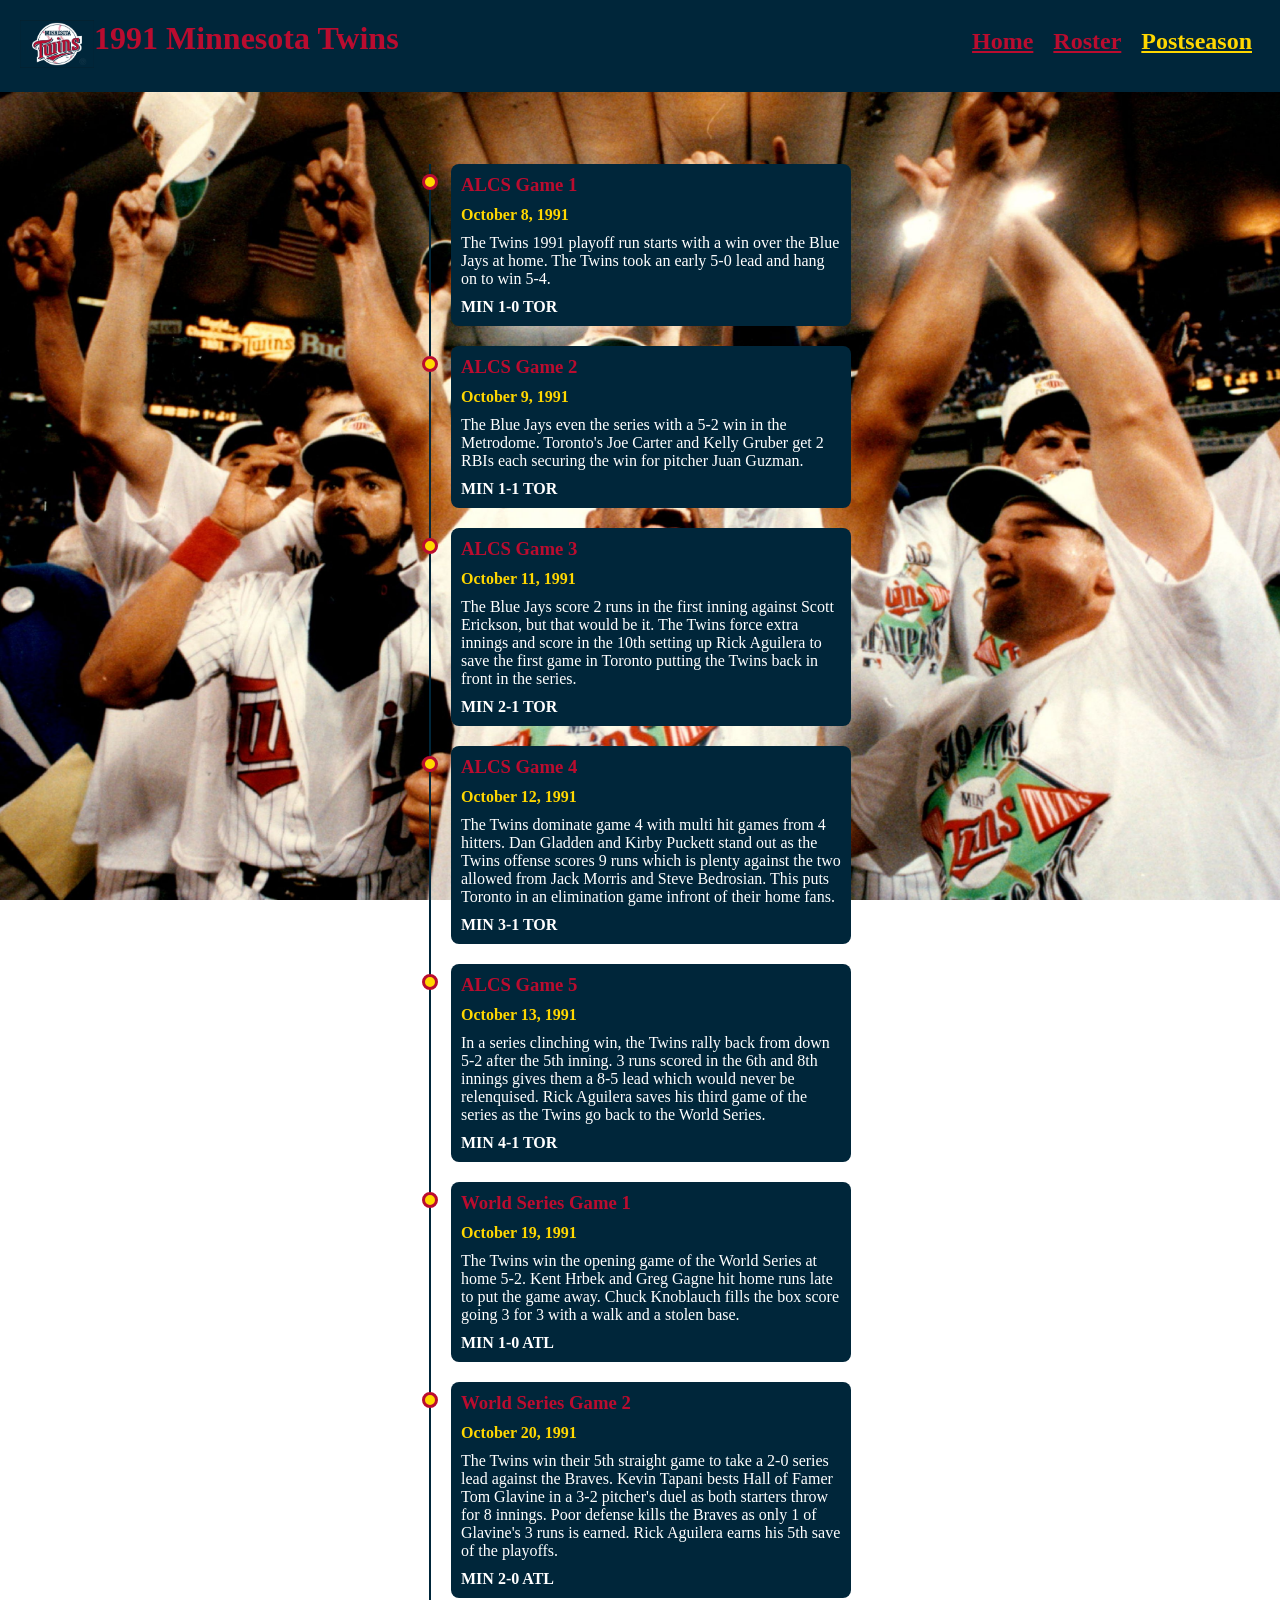
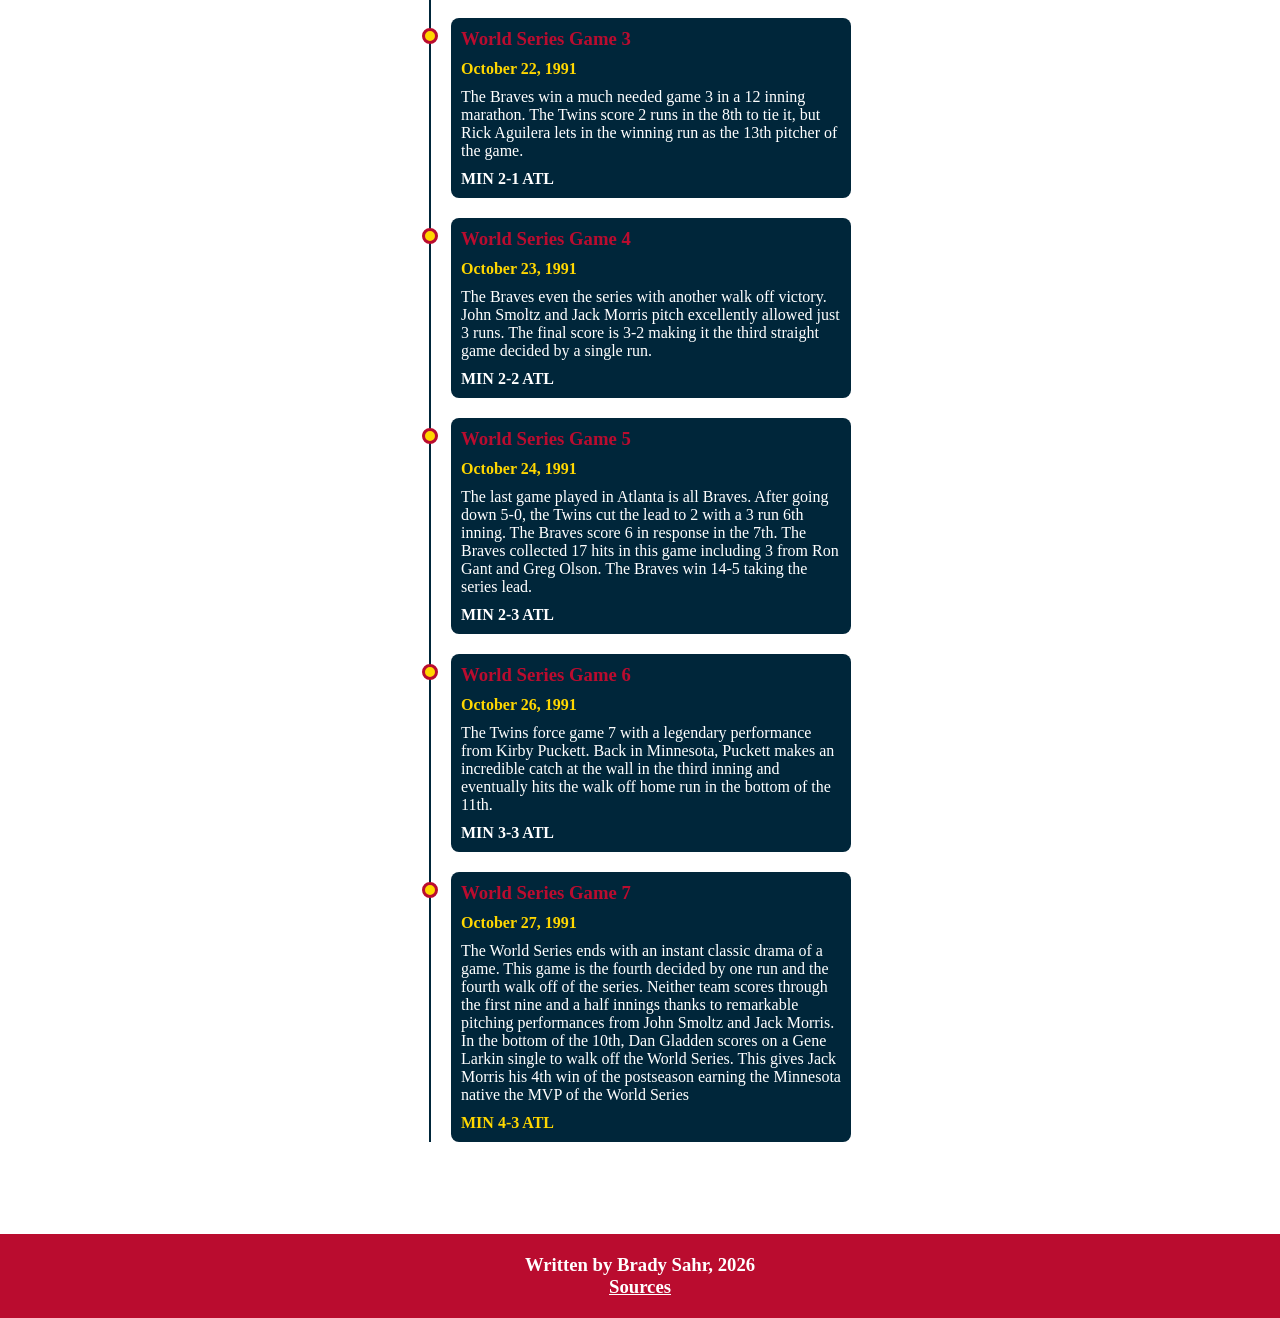
<file: postseason.html>
<!DOCTYPE html>
<html lang="en">
    <head>
        <meta charset="UTF-8">
        <meta name="viewport" content="width=device-width, initial-scale=1.0">
        <title>1991 Twins</title>
        <link rel="stylesheet" href="timelinestyle.css">
        <link rel="icon" href="Media/faviconM.png">
    </head>
    <body>
        <header>
            <a href="https://www.sportslogos.net/logos/view/6560511987/Minnesota-Twins-Logo/1987/Primary-Dark-Logo"><img src="Media/MIN-1991.png" class="logo" alt="Minnesota Twins Logo 1991"></a><h1>1991 Minnesota Twins</h1>
            <nav>
                <a href="index.html"><h2>Home</h2></a>&nbsp;&nbsp;&nbsp;&nbsp;&nbsp;<a href="roster.html"><h2>Roster</h2></a>&nbsp;&nbsp;&nbsp;&nbsp;&nbsp;<a class="ps_link" href="postseason.html"><h2>Postseason</h2></a>
            </nav>
        </header>
        <main>
            <div class="timeline">
                <div class="outer">
                    <div class="card">
                        <div class="info">
                            <h3 class="title">ALCS Game 1</h3>
                            <h4>October 8, 1991</h4>
                            <p>The Twins 1991 playoff run starts with a win over the Blue Jays at home. The Twins took an early 5-0 lead and hang on to win 5-4.</p>
                            <h4 style="color: white">MIN 1-0 TOR</h4>
                        </div>
                    </div>
                    <div class="card">
                        <div class="info">
                            <h3 class="title">ALCS Game 2</h3>
                            <h4>October 9, 1991</h4>
                            <p>The Blue Jays even the series with a 5-2 win in the Metrodome. Toronto's Joe Carter and Kelly Gruber get 2 RBIs each securing the win for pitcher Juan Guzman.</p>
                            <h4 style="color: white">MIN 1-1 TOR</h4>
                        </div>
                    </div>
                    <div class="card">
                        <div class="info">
                            <h3 class="title">ALCS Game 3</h3>
                            <h4>October 11, 1991</h4>
                            <p>The Blue Jays score 2 runs in the first inning against Scott Erickson, but that would be it. The Twins force extra innings and score in the 10th setting up Rick Aguilera to save the first game in Toronto putting the Twins back in front in the series.</p>
                            <h4 style="color: white">MIN 2-1 TOR</h4>
                        </div>
                    </div>
                    <div class="card">
                        <div class="info">
                            <h3 class="title">ALCS Game 4</h3>
                            <h4>October 12, 1991</h4>
                            <p>The Twins dominate game 4 with multi hit games from 4 hitters. Dan Gladden and Kirby Puckett stand out as the Twins offense scores 9 runs which is plenty against the two allowed from Jack Morris and Steve Bedrosian. This puts Toronto in an elimination game infront of their home fans.</p>
                            <h4 style="color: white">MIN 3-1 TOR</h4>
                        </div>
                    </div>
                    <div class="card">
                        <div class="info">
                            <h3 class="title">ALCS Game 5</h3>
                            <h4>October 13, 1991</h4>
                            <p>In a series clinching win, the Twins rally back from down 5-2 after the 5th inning. 3 runs scored in the 6th and 8th innings gives them a 8-5 lead which would never be relenquised. Rick Aguilera saves his third game of the series as the Twins go back to the World Series.</p>
                            <h4 style="color: white">MIN 4-1 TOR</h4>
                        </div>
                    </div>
                    <div class="card">
                        <div class="info">
                            <h3 class="title">World Series Game 1</h3>
                            <h4>October 19, 1991</h4>
                            <p>The Twins win the opening game of the World Series at home 5-2. Kent Hrbek and Greg Gagne hit home runs late to put the game away. Chuck Knoblauch fills the box score going 3 for 3 with a walk and a stolen base.</p>
                            <h4 style="color: white">MIN 1-0 ATL</h4>
                        </div>
                    </div>
                    <div class="card">
                        <div class="info">
                            <h3 class="title">World Series Game 2</h3>
                            <h4>October 20, 1991</h4>
                            <p>The Twins win their 5th straight game to take a 2-0 series lead against the Braves. Kevin Tapani bests Hall of Famer Tom Glavine in a 3-2 pitcher's duel as both starters throw for 8 innings. Poor defense kills the Braves as only 1 of Glavine's 3 runs is earned. Rick Aguilera earns his 5th save of the playoffs.</p>
                            <h4 style="color: white">MIN 2-0 ATL</h4>
                        </div>
                    </div>
                    <div class="card">
                        <div class="info">
                            <h3 class="title">World Series Game 3</h3>
                            <h4>October 22, 1991</h4>
                            <p>The Braves win a much needed game 3 in a 12 inning marathon. The Twins score 2 runs in the 8th to tie it, but Rick Aguilera lets in the winning run as the 13th pitcher of the game.</p>
                            <h4 style="color: white">MIN 2-1 ATL</h4>
                        </div>
                    </div>
                    <div class="card">
                        <div class="info">
                            <h3 class="title">World Series Game 4</h3>
                            <h4>October 23, 1991</h4>
                            <p>The Braves even the series with another walk off victory. John Smoltz and Jack Morris pitch excellently allowed just 3 runs. The final score is 3-2 making it the third straight game decided by a single run.</p>
                            <h4 style="color: white">MIN 2-2 ATL</h4>
                        </div>
                    </div>
                    <div class="card">
                        <div class="info">
                            <h3 class="title">World Series Game 5</h3>
                            <h4>October 24, 1991</h4>
                            <p>The last game played in Atlanta is all Braves. After going down 5-0, the Twins cut the lead to 2 with a 3 run 6th inning. The Braves score 6 in response in the 7th. The Braves collected 17 hits in this game including 3 from Ron Gant and Greg Olson. The Braves win 14-5 taking the series lead.</p>
                            <h4 style="color: white">MIN 2-3 ATL</h4>
                        </div>
                    </div>
                    <div class="card">
                        <div class="info">
                            <h3 class="title">World Series Game 6</h3>
                            <h4>October 26, 1991</h4>
                            <p>The Twins force game 7 with a legendary performance from Kirby Puckett. Back in Minnesota, Puckett makes an incredible catch at the wall in the third inning and eventually hits the walk off home run in the bottom of the 11th. </p>
                            <h4 style="color: white">MIN 3-3 ATL</h4>
                        </div>
                    </div>
                    <div class="card">
                        <div class="info">
                            <h3 class="title">World Series Game 7</h3>
                            <h4>October 27, 1991</h4>
                            <p>The World Series ends with an instant classic drama of a game. This game is the fourth decided by one run and the fourth walk off of the series. Neither team scores through the first nine and a half innings thanks to remarkable pitching performances from John Smoltz and Jack Morris. In the bottom of the 10th, Dan Gladden scores on a Gene Larkin single to walk off the World Series. This gives Jack Morris his 4th win of the postseason earning the Minnesota native the MVP of the World Series</p>
                            <h4 style="color: #ffd700">MIN 4-3 ATL</h4>
                        </div>
                    </div>
                </div>
            </div>
        </main>
        <footer>
            <h3>Written by Brady Sahr, 2026</h3>
            <a href="sources.html" style="color: white"><h3>Sources</h3></a>
        </footer>
    </body>
</html>
</file>
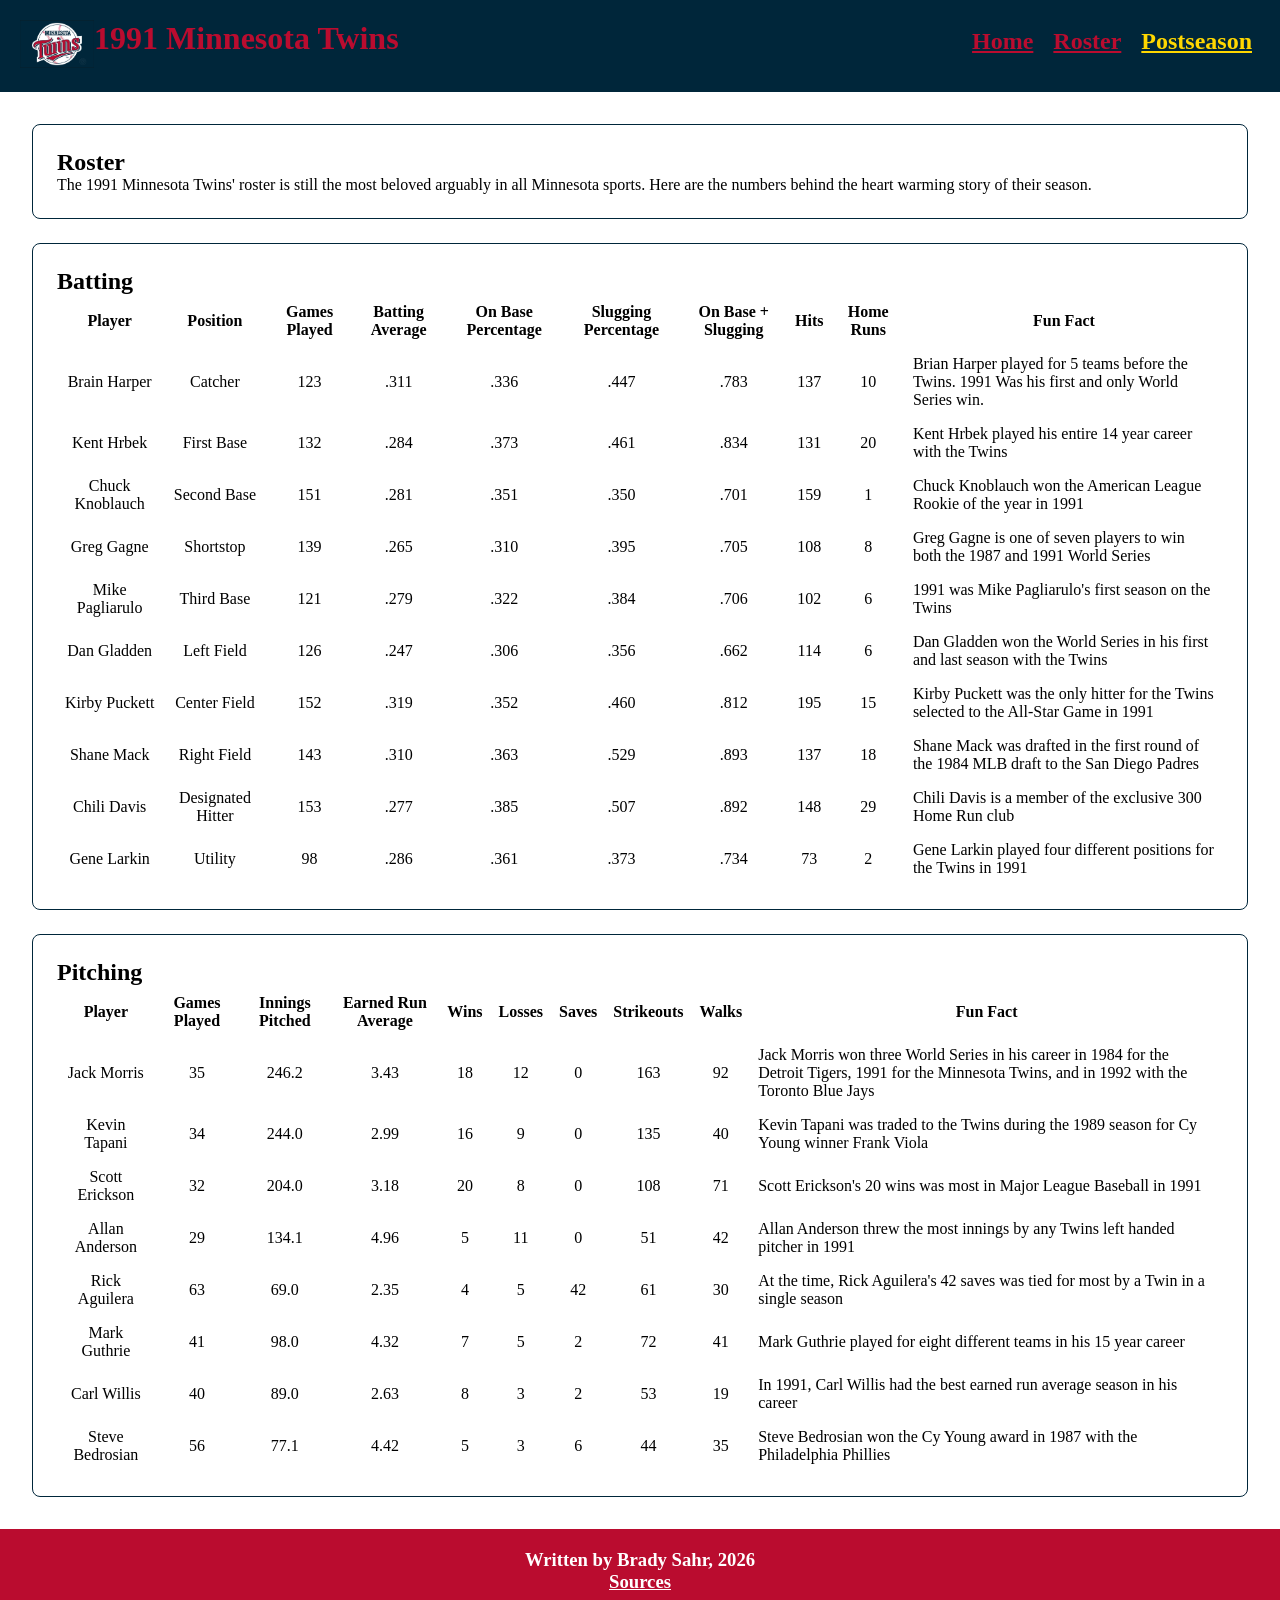
<file: roster.html>
<!DOCTYPE html>
<html lang="en">
<head>
    <meta charset="UTF-8">
    <meta name="viewport" content="width=device-width, initial-scale=1.0">
    <title>1991 Twins</title>
    <link rel="stylesheet" href="style.css">
    <link rel="icon" href="Media/faviconM.png">
</head>
<body>
    <header>
        <a href="https://www.sportslogos.net/logos/view/6560511987/Minnesota-Twins-Logo/1987/Primary-Dark-Logo"><img src="Media/MIN-1991.png" class="logo" alt="Minnesota Twins Logo 1991"></a><h1>1991 Minnesota Twins</h1>
        <nav>
            <a href="index.html"><h2>Home</h2></a>&nbsp;&nbsp;&nbsp;&nbsp;&nbsp;<a href="roster.html"><h2>Roster</h2></a>&nbsp;&nbsp;&nbsp;&nbsp;&nbsp;<a class="ps_link" href="postseason.html"><h2>Postseason</h2></a>
        </nav>
    </header>
    <main>
        <div class="box">
            <h2>Roster</h2>
            <p>The 1991 Minnesota Twins' roster is still the most beloved arguably in all Minnesota sports. Here are the numbers behind the heart warming story of their season.</p>
        </div>
        <div class="box">
                <h2>Batting</h2>
                <table>
                    <tr>
                        <th>Player</th>
                        <th>Position</th>
                        <th>Games Played</th>
                        <th>Batting Average</th>
                        <th>On Base Percentage</th>
                        <th>Slugging Percentage</th>
                        <th>On Base + Slugging</th>
                        <th>Hits</th>
                        <th>Home Runs</th>
                        <th>Fun Fact</th>
                    </tr>
                    <tr>
                        <td>Brain Harper</td>
                        <td>Catcher</td>
                        <td>123</td>
                        <td>.311</td>
                        <td>.336</td>
                        <td>.447</td>
                        <td>.783</td>
                        <td>137</td>
                        <td>10</td>
                        <td style="text-align: left;">Brian Harper played for 5 teams before the Twins. 1991 Was his first and only World Series win.</td>
                    </tr>
                    <tr>
                        <td>Kent Hrbek</td>
                        <td>First Base</td>
                        <td>132</td>
                        <td>.284</td>
                        <td>.373</td>
                        <td>.461</td>
                        <td>.834</td>
                        <td>131</td>
                        <td>20</td>
                        <td style="text-align: left;">Kent Hrbek played his entire 14 year career with the Twins</td>
                    </tr>
                    <tr>
                        <td>Chuck Knoblauch</td>
                        <td>Second Base</td>
                        <td>151</td>
                        <td>.281</td>
                        <td>.351</td>
                        <td>.350</td>
                        <td>.701</td>
                        <td>159</td>
                        <td>1</td>
                        <td style="text-align: left;">Chuck Knoblauch won the American League Rookie of the year in 1991</td>
                    </tr>
                    <tr>
                        <td>Greg Gagne</td>
                        <td>Shortstop</td>
                        <td>139</td>
                        <td>.265</td>
                        <td>.310</td>
                        <td>.395</td>
                        <td>.705</td>
                        <td>108</td>
                        <td>8</td>
                        <td style="text-align: left;">Greg Gagne is one of seven players to win both the 1987 and 1991 World Series</td>
                    </tr>
                    <tr>
                        <td>Mike Pagliarulo</td>
                        <td>Third Base</td>
                        <td>121</td>
                        <td>.279</td>
                        <td>.322</td>
                        <td>.384</td>
                        <td>.706</td>
                        <td>102</td>
                        <td>6</td>
                        <td style="text-align: left;">1991 was Mike Pagliarulo's first season on the Twins</td>
                    </tr>
                    <tr>
                        <td>Dan Gladden</td>
                        <td>Left Field</td>
                        <td>126</td>
                        <td>.247</td>
                        <td>.306</td>
                        <td>.356</td>
                        <td>.662</td>
                        <td>114</td>
                        <td>6</td>
                        <td style="text-align: left;">Dan Gladden won the World Series in his first and last season with the Twins</td>
                    </tr>
                    <tr>
                        <td>Kirby Puckett</td>
                        <td>Center Field</td>
                        <td>152</td>
                        <td>.319</td>
                        <td>.352</td>
                        <td>.460</td>
                        <td>.812</td>
                        <td>195</td>
                        <td>15</td>
                        <td style="text-align: left;">Kirby Puckett was the only hitter for the Twins selected to the All-Star Game in 1991</td>
                    </tr>
                    <tr>
                        <td>Shane Mack</td>
                        <td>Right Field</td>
                        <td>143</td>
                        <td>.310</td>
                        <td>.363</td>
                        <td>.529</td>
                        <td>.893</td>
                        <td>137</td>
                        <td>18</td>
                        <td style="text-align: left;">Shane Mack was drafted in the first round of the 1984 MLB draft to the San Diego Padres</td>
                    </tr>
                    <tr>
                        <td>Chili Davis</td>
                        <td>Designated Hitter</td>
                        <td>153</td>
                        <td>.277</td>
                        <td>.385</td>
                        <td>.507</td>
                        <td>.892</td>
                        <td>148</td>
                        <td>29</td>
                        <td style="text-align: left;">Chili Davis is a member of the exclusive 300 Home Run club</td>
                    </tr>
                    <tr>
                        <td>Gene Larkin</td>
                        <td>Utility</td>
                        <td>98</td>
                        <td>.286</td>
                        <td>.361</td>
                        <td>.373</td>
                        <td>.734</td>
                        <td>73</td>
                        <td>2</td>
                        <td style="text-align: left;">Gene Larkin played four different positions for the Twins in 1991</td>
                    </tr>
                </table>
        </div>
        <div class="box">
            <h2>Pitching</h2>
            <table>
                <tr>
                    <th>Player</th>
                    <th>Games Played</th>
                    <th>Innings Pitched</th>
                    <th>Earned Run Average</th>
                    <th>Wins</th>
                    <th>Losses</th>
                    <th>Saves</th>
                    <th>Strikeouts</th>
                    <th>Walks</th>
                    <th>Fun Fact</th>
                </tr>
                <tr>
                    <td>Jack Morris</td>
                    <td>35</td>
                    <td>246.2</td>
                    <td>3.43</td>
                    <td>18</td>
                    <td>12</td>
                    <td>0</td>
                    <td>163</td>
                    <td>92</td>
                    <td style="text-align: left;">Jack Morris won three World Series in his career in 1984 for the Detroit Tigers, 1991 for the Minnesota Twins, and in 1992 with the Toronto Blue Jays</td>
                </tr>
                <tr>
                    <td>Kevin Tapani</td>
                    <td>34</td>
                    <td>244.0</td>
                    <td>2.99</td>
                    <td>16</td>
                    <td>9</td>
                    <td>0</td>
                    <td>135</td>
                    <td>40</td>
                    <td style="text-align: left;">Kevin Tapani was traded to the Twins during the 1989 season for Cy Young winner Frank Viola</td>
                </tr>
                <tr>
                    <td>Scott Erickson</td>
                    <td>32</td>
                    <td>204.0</td>
                    <td>3.18</td>
                    <td>20</td>
                    <td>8</td>
                    <td>0</td>
                    <td>108</td>
                    <td>71</td>
                    <td style="text-align: left;">Scott Erickson's 20 wins was most in Major League Baseball in 1991</td>
                </tr>
                <tr>
                    <td>Allan Anderson</td>
                    <td>29</td>
                    <td>134.1</td>
                    <td>4.96</td>
                    <td>5</td>
                    <td>11</td>
                    <td>0</td>
                    <td>51</td>
                    <td>42</td>
                    <td style="text-align: left;">Allan Anderson threw the most innings by any Twins left handed pitcher in 1991</td>
                </tr>
                <tr>
                    <td>Rick Aguilera</td>
                    <td>63</td>
                    <td>69.0</td>
                    <td>2.35</td>
                    <td>4</td>
                    <td>5</td>
                    <td>42</td>
                    <td>61</td>
                    <td>30</td>
                    <td style="text-align: left;">At the time, Rick Aguilera's 42 saves was tied for most by a Twin in a single season</td>
                </tr>
                <tr>
                    <td>Mark Guthrie</td>
                    <td>41</td>
                    <td>98.0</td>
                    <td>4.32</td>
                    <td>7</td>
                    <td>5</td>
                    <td>2</td>
                    <td>72</td>
                    <td>41</td>
                    <td style="text-align: left;">Mark Guthrie played for eight different teams in his 15 year career</td>
                </tr>
                <tr>
                    <td>Carl Willis</td>
                    <td>40</td>
                    <td>89.0</td>
                    <td>2.63</td>
                    <td>8</td>
                    <td>3</td>
                    <td>2</td>
                    <td>53</td>
                    <td>19</td>
                    <td style="text-align: left;">In 1991, Carl Willis had the best earned run average season in his career</td>
                </tr>
                <tr>
                    <td>Steve Bedrosian</td>
                    <td>56</td>
                    <td>77.1</td>
                    <td>4.42</td>
                    <td>5</td>
                    <td>3</td>
                    <td>6</td>
                    <td>44</td>
                    <td>35</td>
                    <td style="text-align: left;">Steve Bedrosian won the Cy Young award in 1987 with the Philadelphia Phillies</td>
                </tr>

            </table>
        </div>
    </main>
    <footer>
        <h3>Written by Brady Sahr, 2026</h3>
        <a href="sources.html" style="color: white"><h3>Sources</h3></a>
    </footer>
</body>
</html>
</file>
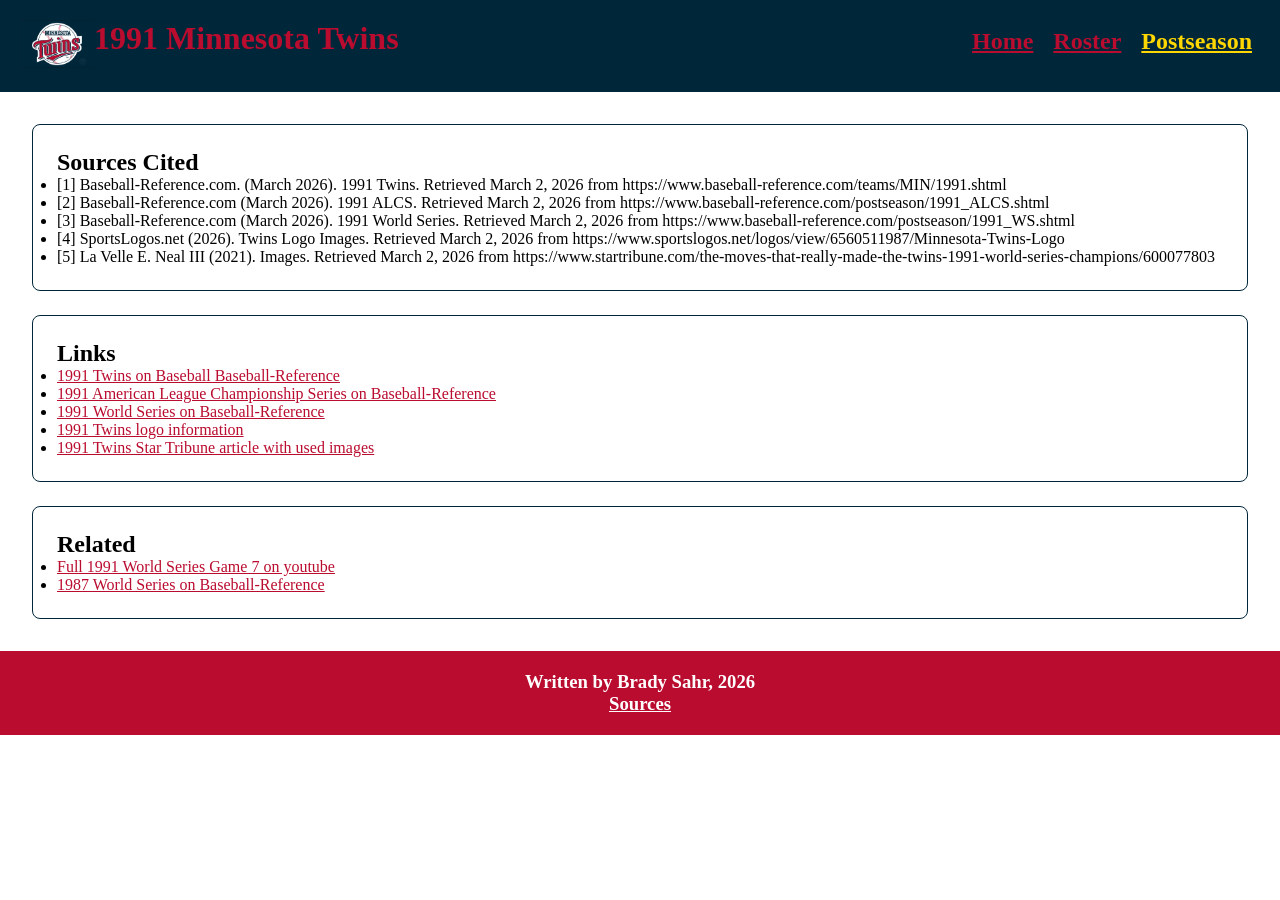
<file: sources.html>
<!DOCTYPE html>
<html lang="en">
<head>
    <meta charset="UTF-8">
    <meta name="viewport" content="width=device-width, initial-scale=1.0">
    <title>1991 Twins</title>
    <link rel="stylesheet" href="style.css">
    <link rel="icon" href="Media/faviconM.png">
</head>
<body>
    <header>
        <a href="https://www.sportslogos.net/logos/view/6560511987/Minnesota-Twins-Logo/1987/Primary-Dark-Logo"><img src="Media/MIN-1991.png" class="logo" alt="Minnesota Twins Logo 1991"></a><h1>1991 Minnesota Twins</h1>
        <nav>
            <a href="index.html"><h2>Home</h2></a>&nbsp;&nbsp;&nbsp;&nbsp;&nbsp;<a href="roster.html"><h2>Roster</h2></a>&nbsp;&nbsp;&nbsp;&nbsp;&nbsp;<a class="ps_link" href="postseason.html"><h2>Postseason</h2></a>
        </nav>
    </header>
    <main>
        <div class="box">
            <h2>Sources Cited</h2>
            <ul>
                <li>[1] Baseball-Reference.com. (March 2026). 1991 Twins. Retrieved March 2, 2026 from https://www.baseball-reference.com/teams/MIN/1991.shtml</li>
                <li>[2] Baseball-Reference.com (March 2026). 1991 ALCS. Retrieved March 2, 2026 from https://www.baseball-reference.com/postseason/1991_ALCS.shtml</li>
                <li>[3] Baseball-Reference.com (March 2026). 1991 World Series. Retrieved March 2, 2026 from https://www.baseball-reference.com/postseason/1991_WS.shtml</li>
                <li>[4] SportsLogos.net (2026). Twins Logo Images. Retrieved March 2, 2026 from https://www.sportslogos.net/logos/view/6560511987/Minnesota-Twins-Logo</li>
                <li>[5] La Velle E. Neal III (2021). Images. Retrieved March 2, 2026 from https://www.startribune.com/the-moves-that-really-made-the-twins-1991-world-series-champions/600077803</li>
            </ul>
        </div>
        <div class="box">
            <h2>Links</h2>
            <ul>
                <li><a href="https://www.baseball-reference.com/teams/MIN/1991.shtml">1991 Twins on Baseball Baseball-Reference</a></li>
                <li><a href="https://www.baseball-reference.com/postseason/1991_ALCS.shtml">1991 American League Championship Series on Baseball-Reference</a></li>
                <li><a href="https://www.baseball-reference.com/postseason/1991_WS.shtml">1991 World Series on Baseball-Reference</a></li>
                <li><a href="https://www.sportslogos.net/logos/view/6560511987/Minnesota-Twins-Logo">1991 Twins logo information</a></li>
                <li><a href="https://www.startribune.com/the-moves-that-really-made-the-twins-1991-world-series-champions/600077803">1991 Twins Star Tribune article with used images</a></li>
            </ul>
        </div>
        <div class="box">
            <h2>Related</h2>
            <ul>
                <li><a href="https://www.youtube.com/watch?v=3GlY7PoDs8E">Full 1991 World Series Game 7 on youtube</a></li>
                <li><a href="https://www.baseball-reference.com/postseason/1987_WS.shtml">1987 World Series on Baseball-Reference</a></li>
            </ul>
        </div>

    </main>
    <footer>
        <h3>Written by Brady Sahr, 2026</h3>
        <a href="sources.html" style="color: white"><h3>Sources</h3></a>
    </footer>
</body>

</html>
</file>
<file: timelinestyle.css>
* {
    margin: 0;
    padding: 0;
    box-sizing: border-box;
}
.layout {
    display: flex;
}
body {
    display: flex;
    flex-direction: column;
    height: 100vh;
    margin: 0;
    background-image: url("Media/timeline_background.jpg");
    background-size: cover;
    background-position: center;
    background-repeat: no-repeat;
    background-attachment: fixed;
}
header {
    position: sticky;
    display: flex;
    width: 100%;
    top:0;
    padding: 1.25rem;
    background: #00263a;
    color: #BA0C2f;
    z-index: 100;
}
main {
    display: flex;
    flex-direction: column;
    gap: 1.5rem;
    padding: 2rem;
}
nav {
    display: flex;
    justify-content: flex-end;
    margin-left: auto;
    padding:.5rem;
}
.logo{
    height: 3rem;
    width: auto;
}
header h1 {
    font-size: 2rem;
}
a:link {
    color:#BA0C2f;
}
a:visited {
    color: #BA0C2f;
}
a.ps_link:link {
    color: #ffd700;
}
a.ps_link:visited {
    color: #ffd700;
}
/* Timeline Container */
.timeline {
  background: var(--primary-color);
  margin: 1.25rem auto;
  padding: 1.25rem;
}

/* Outer Layer with the timeline border */
.outer {
  border-left: .125rem solid #00263a;
}

/* Card container */
.card {
  position: relative;
  margin: 0 0 1.25rem 1.25rem;
  padding: .625rem;
  background: #00263a;
  color: white;
  border-radius: .5rem;
  max-width: 25rem;
}

/* Information about the timeline */
.info {
  display: flex;
  flex-direction: column;
  gap: .625rem;
}
.info h4 {
    color: #ffd700;    
}
/* Title of the card */
.title {
  color: #BA0C2f;
  position: relative;
}

/* Timeline dot  */
.title::before {
  content: "";
  position: absolute;
  width: .625rem;
  height: .625rem;
  background: #ffd700;
  border-radius: 62.4375rem;
  left: -2.4375rem;
  border: .1875rem solid #BA0C2f;
}
footer {
    background: #BA0C2f;
    color: white;
    text-align: center;
    padding: 1.25rem;
}
footer {
    width: 100%;
    background: #BA0C2f;
    color: white;
    text-align: center;
    padding: 1.25rem;
}
@media (max-width: 768px) {
    header {
        flex-direction: column;
        align-items: center;
    }
    body {
        min-height: 100vh;
    }
    nav {
        margin-top: .625rem;
        margin: auto;
    }
    .mainImg {
        max-width: 100%;
        height: auto;
    }

}
</file>
<file: style.css>
* {
    margin: 0;
    padding: 0;
    box-sizing: border-box;
}
.layout {
    display: flex;
}
body {
    display: flex;
    flex-direction: column;
    margin: 0;
}
header {
    position: sticky;
    display: flex;
    width: 100%;
    top:0;
    padding: 1.25rem;
    background: #00263a;
    color: #BA0C2f;
    z-index: 100;
}
main {
    display: flex;
    flex-direction: column;
    gap: 1.5rem;
    padding: 2rem;
}
.mainImg {
    height: 10rem;
    width: auto;
}
.box {
    background: white;
    padding: 1.5rem;
    border-radius: .5rem;
    border: .0625rem solid #00263a;
    overflow-x: auto;
}
nav {
    display: flex;
    justify-content: flex-end;
    margin-left: auto;
    padding:.5rem;
}
.logo{
    height: 3rem;
    width: auto;
}
header h1 {
    font-size: 2rem;
}
a:link {
    color:#BA0C2f;
}
a:visited {
    color: #BA0C2f;
}
a.ps_link:link {
    color: #ffd700;
}
a.ps_link:visited {
    color: #ffd700;
}
table {
    border-collapse: collapse;
}
th, td {
    border: .0625rem;
    padding: .5rem;
    text-align: center;
}
footer {
    width: 100%;
    background: #BA0C2f;
    color: white;
    text-align: center;
    padding: 1.25rem;
}
@media (max-width: 768px) {
    header {
        flex-direction: column;
        align-items: center;
    }
    body {
        min-height: 100vh;
    }
    nav {
        margin-top: .625rem;
        margin: auto;
    }
    .mainImg {
        max-width: 100%;
        height: auto;
    }
}
</file>
